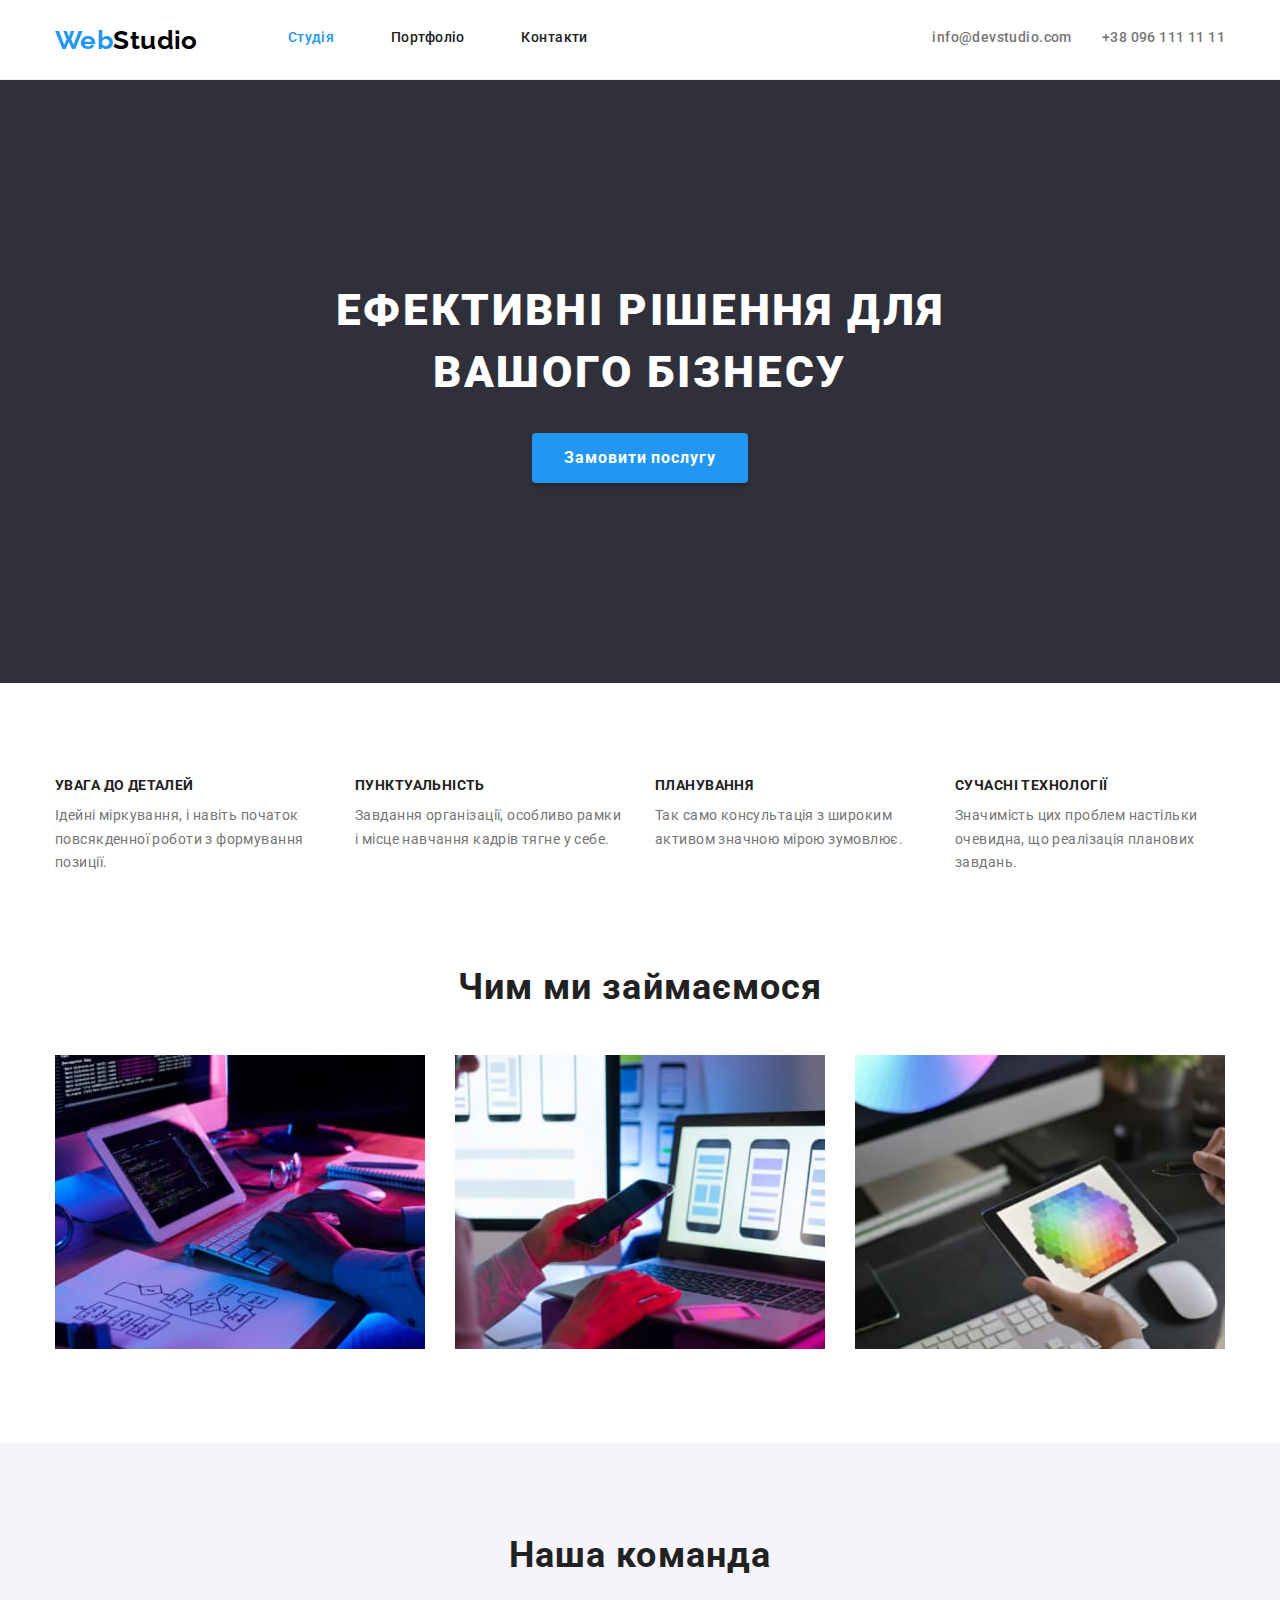
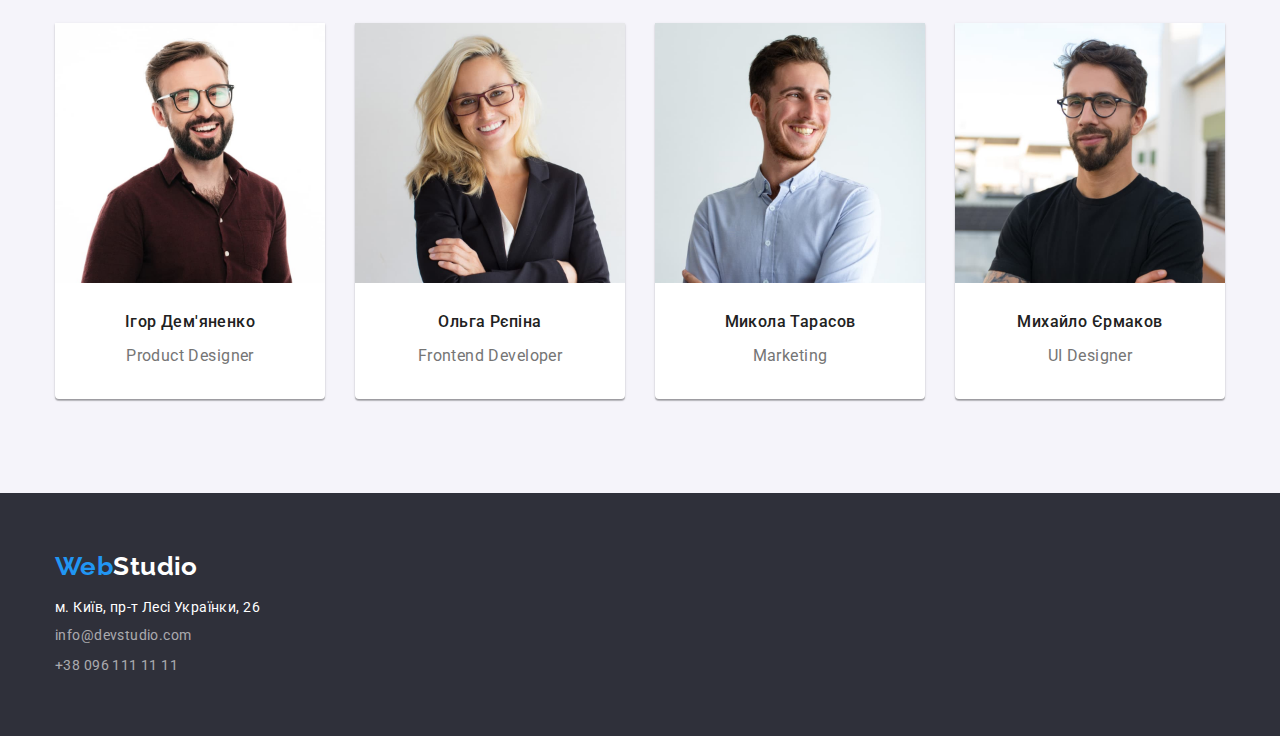
<file: index.html>
<!DOCTYPE html>
<html lang="uk">
  <head>
    <meta charset="UTF-8" />
    <meta http-equiv="X-UA-Compatible" content="IE=edge" />
    <meta name="viewport" content="width=device-width, initial-scale=1.0" />
    <link rel="preconnect" href="https://fonts.googleapis.com" />
    <link rel="preconnect" href="https://fonts.gstatic.com" crossorigin />
    <link
      href="https://fonts.googleapis.com/css2?family=Raleway:wght@700&family=Roboto:wght@400;500;700;900&display=swap"
      rel="stylesheet"
    />
    <link rel="stylesheet" href="css/modern-normalize.css" />
    <link rel="stylesheet" href="css/style.css" />
    <title>Studio</title>
  </head>
  <body>
    <header>
      <div class="container">
        <div class="logo-nav">
          <a class="log" href="./index.html"
            ><span class="logo">Web</span
            ><span class="logo-one">Studio</span></a
          >
          <nav>
            <ul class="menu">
              <li>
                <a class="menu-item currentLink" href="./index.html">Студія</a>
              </li>
              <li>
                <a class="menu-item" href="./portfolio.html">Портфоліо</a>
              </li>
              <li><a class="menu-item" href="#">Контакти</a></li>
            </ul>
          </nav>
        </div>
        <ul class="menu">
          <li>
            <a class="menu-contact" href="mailto:info@devstudio.com"
              >info@devstudio.com</a
            >
          </li>
          <li>
            <a class="menu-contact" href="tel:+380961111111"
              >+38 096 111 11 11</a
            >
          </li>
        </ul>
      </div>
    </header>
    <main>
      <section class="chapter-head">
        <div class="container">
          <h1 class="chapter-text">Ефективні рішення для вашого бізнесу</h1>
          <button class="chapter-btn" type="button">Замовити послугу</button>
        </div>
      </section>
      <section class="chapter-mid">
        <div class="container">
          <h2 class="title-one">Переваги</h2>
          <ul class="menu-advan">
            <li>
              <h3 class="menu-text">УВАГА ДО ДЕТАЛЕЙ</h3>
              <p class="menu-text-two">
                Ідейні міркування, і навіть початок повсякденної роботи з
                формування позиції.
              </p>
            </li>
            <li>
              <h3 class="menu-text">ПУНКТУАЛЬНІСТЬ</h3>
              <p class="menu-text-two">
                Завдання організації, особливо рамки і місце навчання кадрів
                тягне у себе.
              </p>
            </li>
            <li>
              <h3 class="menu-text">ПЛАНУВАННЯ</h3>
              <p class="menu-text-two">
                Так само консультація з широким активом значною мірою зумовлює.
              </p>
            </li>
            <li>
              <h3 class="menu-text">СУЧАСНІ ТЕХНОЛОГІЇ</h3>
              <p class="menu-text-two">
                Значимість цих проблем настільки очевидна, що реалізація
                планових завдань.
              </p>
            </li>
          </ul>
        </div>
      </section>
      <section class="goals">
        <div class="container">
          <h2 class="title">Чим ми займаємося</h2>
          <ul class="menu-goals">
            <li>
              <img
                src="./images/box1.jpg"
                alt="coding"
                width="370"
                height="294"
              />
            </li>
            <li>
              <img
                src="./images/box2.jpg"
                alt="coding"
                width="370"
                height="294"
              />
            </li>
            <li>
              <img
                src="./images/box3.jpg"
                alt="coding"
                width="370"
                height="294"
              />
            </li>
          </ul>
        </div>
      </section>
      <section class="chapter-end">
        <div class="container">
          <h2 class="title">Наша команда</h2>
          <ul class="menu">
            <li class="worker">
              <img
                src="./images/man1.jpg"
                alt="Worker"
                width="270"
                height="260"
              />
              <h3 class="menu-text-three">Ігор Дем'яненко</h3>
              <p class="menu-text-two-w">Product Designer</p>
            </li>
            <li class="worker">
              <img
                src="./images/man2.jpg"
                alt="Worker"
                width="270"
                height="260"
              />
              <h3 class="menu-text-three">Ольга Рєпіна</h3>
              <p class="menu-text-two-w">Frontend Developer</p>
            </li>
            <li class="worker">
              <img
                src="./images/man3.jpg"
                alt="Worker"
                width="270"
                height="260"
              />
              <h3 class="menu-text-three">Микола Тарасов</h3>
              <p class="menu-text-two-w">Marketing</p>
            </li>
            <li class="worker">
              <img
                src="./images/man4.jpg"
                alt="Worker"
                width="270"
                height="260"
              />
              <h3 class="menu-text-three">Михайло Єрмаков</h3>
              <p class="menu-text-two-w">UI Designer</p>
            </li>
          </ul>
        </div>
      </section>
    </main>
    <footer class="ftr">
      <div class="container">
        <a class="log" href="./index.html"
          ><span class="logo">Web</span><span class="logo-two">Studio</span></a
        >
        <address>
          <ul class="menu-addr">
            <li>
              <a class="adres" href="#">м. Київ, пр-т Лесі Українки, 26</a>
            </li>
            <li>
              <a class="menu-contact-f" href="mailto:info@devstudio.com"
                >info@devstudio.com</a
              >
            </li>
            <li>
              <a class="menu-contact-f" href="tel:+380961111111"
                >+38 096 111 11 11</a
              >
            </li>
          </ul>
        </address>
      </div>
    </footer>
  </body>
</html>
</file>
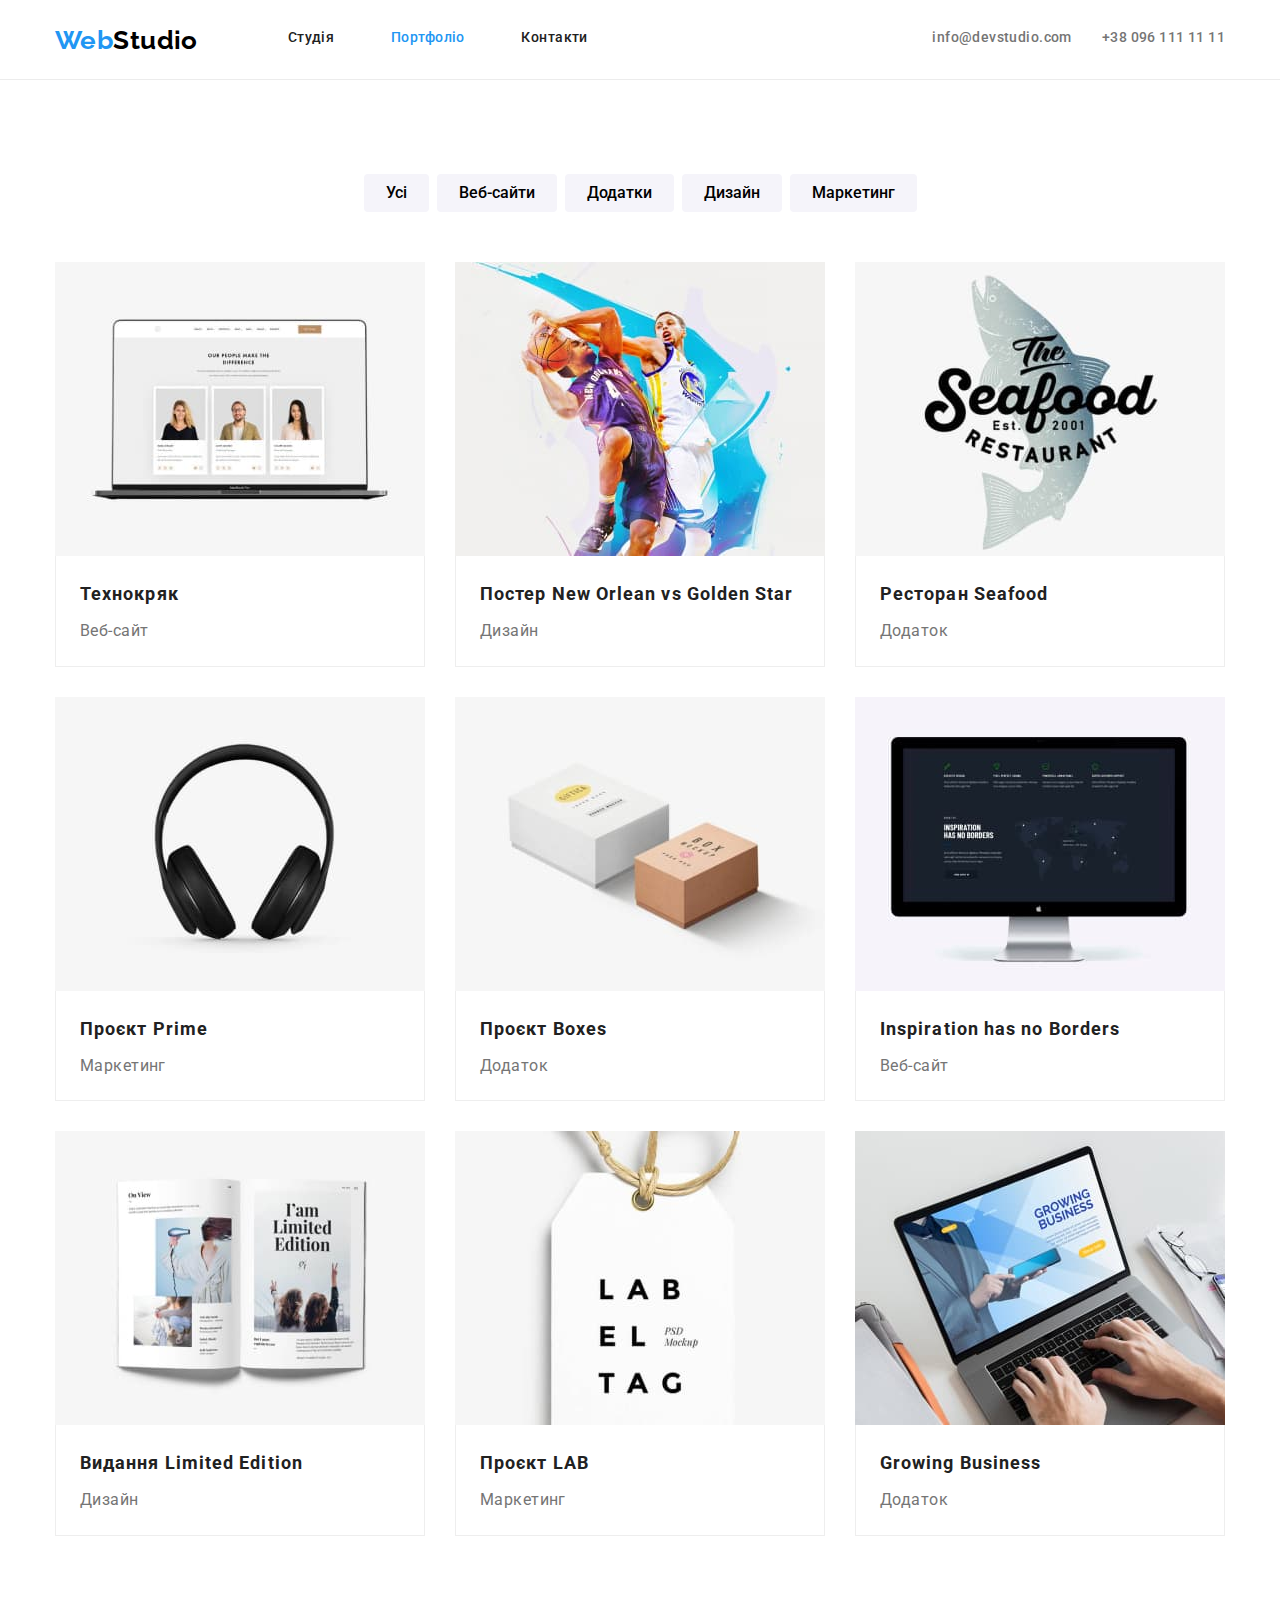
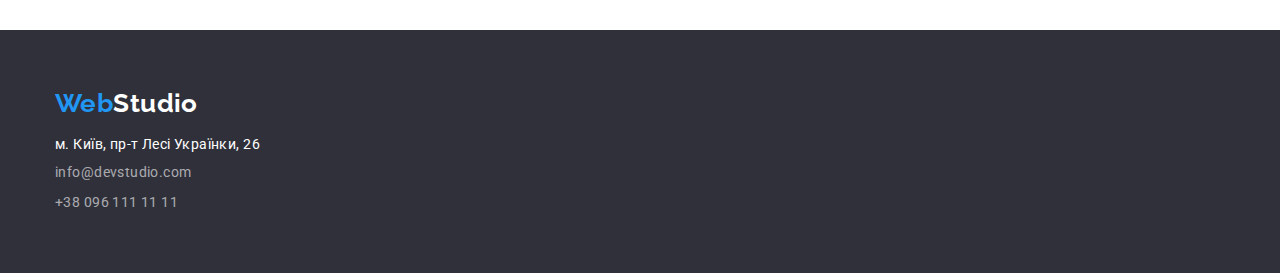
<file: portfolio.html>
<!DOCTYPE html>
<html lang="uk">
  <head>
    <meta charset="UTF-8" />
    <meta http-equiv="X-UA-Compatible" content="IE=edge" />
    <meta name="viewport" content="width=device-width, initial-scale=1.0" />
    <link rel="preconnect" href="https://fonts.googleapis.com" />
    <link rel="preconnect" href="https://fonts.gstatic.com" crossorigin />
    <link
      href="https://fonts.googleapis.com/css2?family=Raleway:wght@700&family=Roboto:wght@400;500;700;900&display=swap"
      rel="stylesheet"
    />
    <link rel="stylesheet" href="css/modern-normalize.css" />
    <link rel="stylesheet" href="css/style.css" />
    <title>Portfolio</title>
  </head>
  <body>
    <header>
      <div class="container">
        <div class="logo-nav">
          <a class="log" href="./index.html"
            ><span class="logo">Web</span
            ><span class="logo-one">Studio</span></a
          >
          <nav>
            <ul class="menu">
              <li>
                <a class="menu-item" href="./index.html">Студія</a>
              </li>
              <li>
                <a class="menu-item currentLink" href="./portfolio.html"
                  >Портфоліо</a
                >
              </li>
              <li><a class="menu-item" href="#">Контакти</a></li>
            </ul>
          </nav>
        </div>
        <ul class="menu">
          <li>
            <a class="menu-contact" href="mailto:info@devstudio.com"
              >info@devstudio.com</a
            >
          </li>
          <li>
            <a class="menu-contact" href="tel:+380961111111"
              >+38 096 111 11 11</a
            >
          </li>
        </ul>
      </div>
    </header>
    <main>
      <section class="port">
      <div class="container">
        <h1 class="title-one">Портфолио</h1>
        <ul class="menu-port">
          <li>
            <button class="menu-btn" type="button"><span>Усі</span></button>
          </li>
          <li>
            <button class="menu-btn" type="button">
              <span>Веб-сайти</span>
            </button>
          </li>
          <li>
            <button class="menu-btn" type="button">
              <span>Додатки</span>
            </button>
          </li>
          <li>
            <button class="menu-btn" type="button">
              <span>Дизайн</span>
            </button>
          </li>
          <li>
            <button class="menu-btn" type="button">
              <span>Маркетинг</span>
            </button>
          </li>
        </ul>
          <ul class="menu-wall card-set">
            <li class="wall">
              <img
                src="./images/portfolio1.jpg"
                alt="WebSite"
                width="370"
                height="295"
              />
              <div class="wall-text">
              <h2 class="menu-text-p">Технокряк</h2>
              <p class="menu-text-two-p">Веб-сайт</p>
              </div>
            </li>
            <li class="wall">
              <img
                src="./images/portfolio2.jpg"
                alt="Design"
                width="370"
                height="295"
              />
              <div class="wall-text">
              <h2 class="menu-text-p">Постер New Orlean vs Golden Star</h2>
              <p class="menu-text-two-p">Дизайн</p>
              </div>
            </li>
            <li class="wall">
              <img
                src="./images/portfolio3.jpg"
                alt="Application"
                width="370"
                height="295"
              />
              <div class="wall-text">
              <h2 class="menu-text-p">Ресторан Seafood</h2>
              <p class="menu-text-two-p">Додаток</p>
              </div>
            </li>
            <li class="wall">
              <img
                src="./images/portfolio4.jpg"
                alt="Marketing
                width="370"
                height="295"
              />
              <div class="wall-text">
              <h2 class="menu-text-p">Проєкт Prime</h2>
              <p class="menu-text-two-p">Маркетинг</p>
              </div>
            </li>
            <li class="wall">
              <img
                src="./images/portfolio5.jpg"
                alt="Application"
                width="370"
                height="295"
              />
              <div class="wall-text">
              <h2 class="menu-text-p">Проєкт Boxes</h2>
              <p class="menu-text-two-p">Додаток</p>
              </div>
            </li>
            <li class="wall">
              <img
                src="./images/portfolio6.jpg"
                alt="WebSite"
                width="370"
                height="295"
              />
              <div class="wall-text">
              <h2 class="menu-text-p">Inspiration has no Borders</h2>
              <p class="menu-text-two-p">Веб-сайт</p>
              </div>
            </li>
            <li class="wall">
              <img
                src="./images/portfolio7.jpg"
                alt="WebSite"
                width="370"
                height="295"
              />
              <div class="wall-text">
              <h2 class="menu-text-p">Видання Limited Edition</h2>
              <p class="menu-text-two-p">Дизайн</p>
              </div>
            </li>
            <li class="wall">
              <img
                src="./images/portfolio8.jpg"
                alt="Marketing"
                width="370"
                height="295"
              />
              <div class="wall-text">
              <h2 class="menu-text-p">Проєкт LAB</h2>
              <p class="menu-text-two-p">Маркетинг</p>
              </div>
            </li>
            <li class="wall">
              <img
                src="./images/portfolio9.jpg"
                alt="Application"
                width="370"
                height="295"
              />
              <div class="wall-text">
              <h2 class="menu-text-p">Growing Business</h2>
              <p class="menu-text-two-p">Додаток</p>
              </div>
            </li>
          </ul>
        </div>
      </section>
    </main>
    <footer class="ftr">
      <div class="container">
        <a class="log" href="./index.html"
          ><span class="logo">Web</span><span class="logo-two">Studio</span></a
        >
        <address>
          <ul class="menu-addr">
            <li>
              <a class="adres" href="#">м. Київ, пр-т Лесі Українки, 26</a>
            </li>
            <li>
              <a class="menu-contact-f" href="mailto:info@devstudio.com"
                >info@devstudio.com</a
              >
            </li>
            <li>
              <a class="menu-contact-f" href="tel:+380961111111"
                >+38 096 111 11 11</a
              >
            </li>
          </ul>
        </address>
      </div>
    </footer>
  </body>
</html>
</file>
<file: css/style.css>
:root {
  --color-text1: #ffffff;
  --color-text2: #212121;
  --color-text3: #757575;
  --color-main1-footer: #2f303a;
  --color-main2: #f5f4fa;
  --color-logo: #2196f3;
  --black-: #000000;
  --btn-: #1766a7;
  --color-footer: rgba(255, 255, 255, 0.6);
}

h1,
h2,
h3,
h4,
h5,
h6,
p {
  margin: 0;
  padding: 0;
}

ul {
  margin: 0;
  padding: 0;
  list-style-type: none;
}

body {
  background: var(--color-text1);
  font-family: "Roboto", sans-serif;
  color: var(--color-text2);
  font-size: 14px;
  letter-spacing: 0.03em;
}

.container {
  width: 1200px;
  margin-left: auto;
  margin-right: auto;
  padding-left: 15px;
  padding-right: 15px;
}

/* Start Header  */

nav .menu {
  width: 300px;
  display: flex;
  justify-content: space-between;
}

header {
  display: flex;
  justify-content: center;
  height: 80px;
  align-items: center;
  border-bottom: 1px solid #ececec;
}

header .container {
  display: flex;
}

.logo-nav {
  display: flex;
}

.log {
  font-family: "Raleway";
  font-style: normal;
  font-weight: 700;
  font-size: 26px;
  line-height: 1;
  text-decoration: none;
  margin-right: 90px;
}

.logo {
  color: var(--color-logo);
}

.logo-one {
  color: var(--black-);
}

.logo-two {
  color: var(--color-text1);
}

.menu {
  display: flex;
  margin-left: auto;
  gap: 30px;
}
.menu-item {
  font-weight: 500;
  font-size: 14px;
  line-height: 1.5;
  color: var(--color-text2);
  text-decoration: none;
}

.menu-item:hover {
  color: var(--color-logo);
}

.menu-item:focus {
  color: var(--color-logo);
}

.currentLink {
  color: var(--color-logo);
}

.menu-contact {
  font-style: normal;
  font-weight: 500;
  font-size: 14px;
  line-height: 1.5;
  color: var(--color-text3);
  text-decoration: none;
}

.menu-contact:hover {
  color: var(--color-logo);
}

.menu-contact:focus {
  color: var(--color-logo);
}

/* End Header  */

/* Start Main Index */

section {
  display: flex;
  justify-content: center;
}

.chapter-head {
  background-color: var(--color-main1-footer);
  padding-top: 200px;
  padding-bottom: 200px;
  text-align: center;
}

.chapter-text {
  font-weight: 900;
  font-size: 44px;
  line-height: 1.4;
  letter-spacing: 0.06em;
  color: var(--color-text1);
  text-transform: uppercase;
  width: 700px;
  margin-bottom: 30px;
  margin-left: auto;
  margin-right: auto;
}

.chapter-btn {
  font-weight: 700;
  font-size: 16px;
  line-height: 1;
  color: var(--color-text1);
  width: 216px;
  height: 50px;
  letter-spacing: 0.06em;
  background: var(--color-logo);
  box-shadow: 0px 4px 4px rgba(0, 0, 0, 0.15);
  border-radius: 4px;
  border: none;
}

.chapter-btn:hover {
  background: var(--btn-);
}

.chapter-btn:focus {
  background: var(--btn-);
}

.title {
  font-weight: 700;
  font-size: 36px;
  line-height: 1;
  letter-spacing: 0.03em;
  color: var(--color-text2);
  margin-bottom: 50px;
  text-align: center;
}

.title-one {
  position: absolute;
  width: 1px;
  height: 1px;
  margin: -1px;
  padding: 0;
  overflow: hidden;
  border: 0;
  clip: rect(0 0 0 0);
}

.menu-goals {
  display: flex;
  gap: 30px;
}

.menu-advan {
  display: flex;
  gap: 30px;
}

.menu-advan li {
  width: 270px;
}

.menu-text {
  font-weight: 700;
  font-size: 14px;
  line-height: 1.18;
  margin-bottom: 10px;
}

.menu-text-two {
  font-weight: 400;
  font-size: 14px;
  line-height: 1.7;
  color: var(--color-text3);
}

.menu-text-two-w {
  font-weight: 400;
  font-size: 16px;
  line-height: 1.7;
  color: var(--color-text3);
  margin-bottom: 30px;
  text-align: center;
}

.menu-text-three {
  font-weight: 500;
  font-size: 16px;
  line-height: 1.18;
  margin-top: 30px;
  margin-bottom: 10px;
  text-align: center;
}

.chapter-end {
  background: var(--color-main2);
}

.worker {
  width: 270px;
  background: var(--color-text1);
  box-shadow: 0px 1px 3px rgba(0, 0, 0, 0.12), 0px 1px 1px rgba(0, 0, 0, 0.14),
    0px 2px 1px rgba(0, 0, 0, 0.2);
  border-radius: 0px 0px 4px 4px;
}

img {
  display: block;
  max-width: 100%;
  height: auto;
}

section {
  padding-bottom: 94px;
  padding-top: 94px;
}

.chapter-mid {
  padding-bottom: 0;
}
/* End Main Index */

/* Start Main Portfolio  */

.menu-btn {
  background: var(--color-main2);
  border-radius: 4px;
  border: none;
  margin: 0 4px;
  font-family: "Roboto";
  font-weight: 500;
  font-size: 16px;
  text-align: center;
  line-height: 1.6;
  padding: 6px 22px;
}

.menu-btn:hover {
  background: var(--color-logo);
  box-shadow: 0px 3px 1px rgba(0, 0, 0, 0.1), 0px 1px 2px rgba(0, 0, 0, 0.08),
    0px 2px 2px rgba(0, 0, 0, 0.12);
  border-radius: 4px;
  color: var(--color-text1);
}

.menu-btn:focus {
  background: var(--color-logo);
  box-shadow: 0px 3px 1px rgba(0, 0, 0, 0.1), 0px 1px 2px rgba(0, 0, 0, 0.08),
    0px 2px 2px rgba(0, 0, 0, 0.12);
  border-radius: 4px;
  color: var(--color-text1);
}

.menu-text-p {
  font-weight: 700;
  font-size: 18px;
  line-height: 2;
  letter-spacing: 0.06em;
  color: var(--color-text2);
  margin-bottom: 4px;
}

.menu-text-two-p {
  font-size: 16px;
  line-height: 1.87;
  color: var(--color-text3);
}

.wall {
  width: 370px;
}

.menu-port {
  display: flex;
  margin-bottom: 50px;
  justify-content: center;
}

.menu-wall {
  display: flex;
  /* justify-content: center; */
}

.card-set {
  display: flex;
  flex-wrap: wrap;
  gap: 30px;
}

.port {
  display: flex;
  flex-direction: column;
  align-items: center;
}

.wall-text {
  padding-bottom: 20px;
  padding-left: 24px;
  padding-right: 24px;
  padding-top: 20px;
  background: var(--color-text1);
  border-left: 1px solid #eeeeee;
  border-right: 1px solid #eeeeee;
  border-bottom: 1px solid #eeeeee;
}
/* End Main Portfolio  */

/* Start Footer  */

.ftr {
  background: var(--color-main1-footer);
  padding: 60px 0;
}

.ftr .container {
  display: flex;
  flex-direction: column;
  align-items: flex-start;
}

address {
  margin-top: 20px;
}

.menu-addr li {
  margin-bottom: 9px;
}

.menu-addr li:last-child {
  margin-bottom: 0px;
}

.menu-contact-f {
  font-style: normal;
  font-weight: 400;
  font-size: 14px;
  line-height: 1.5;
  color: var(--color-footer);
  text-decoration: none;
}

.adres {
  font-style: normal;
  font-size: 14px;
  line-height: 1.14;
  color: var(--color-text1);
  text-decoration: none;
}

/* End Footer  */
</file>
